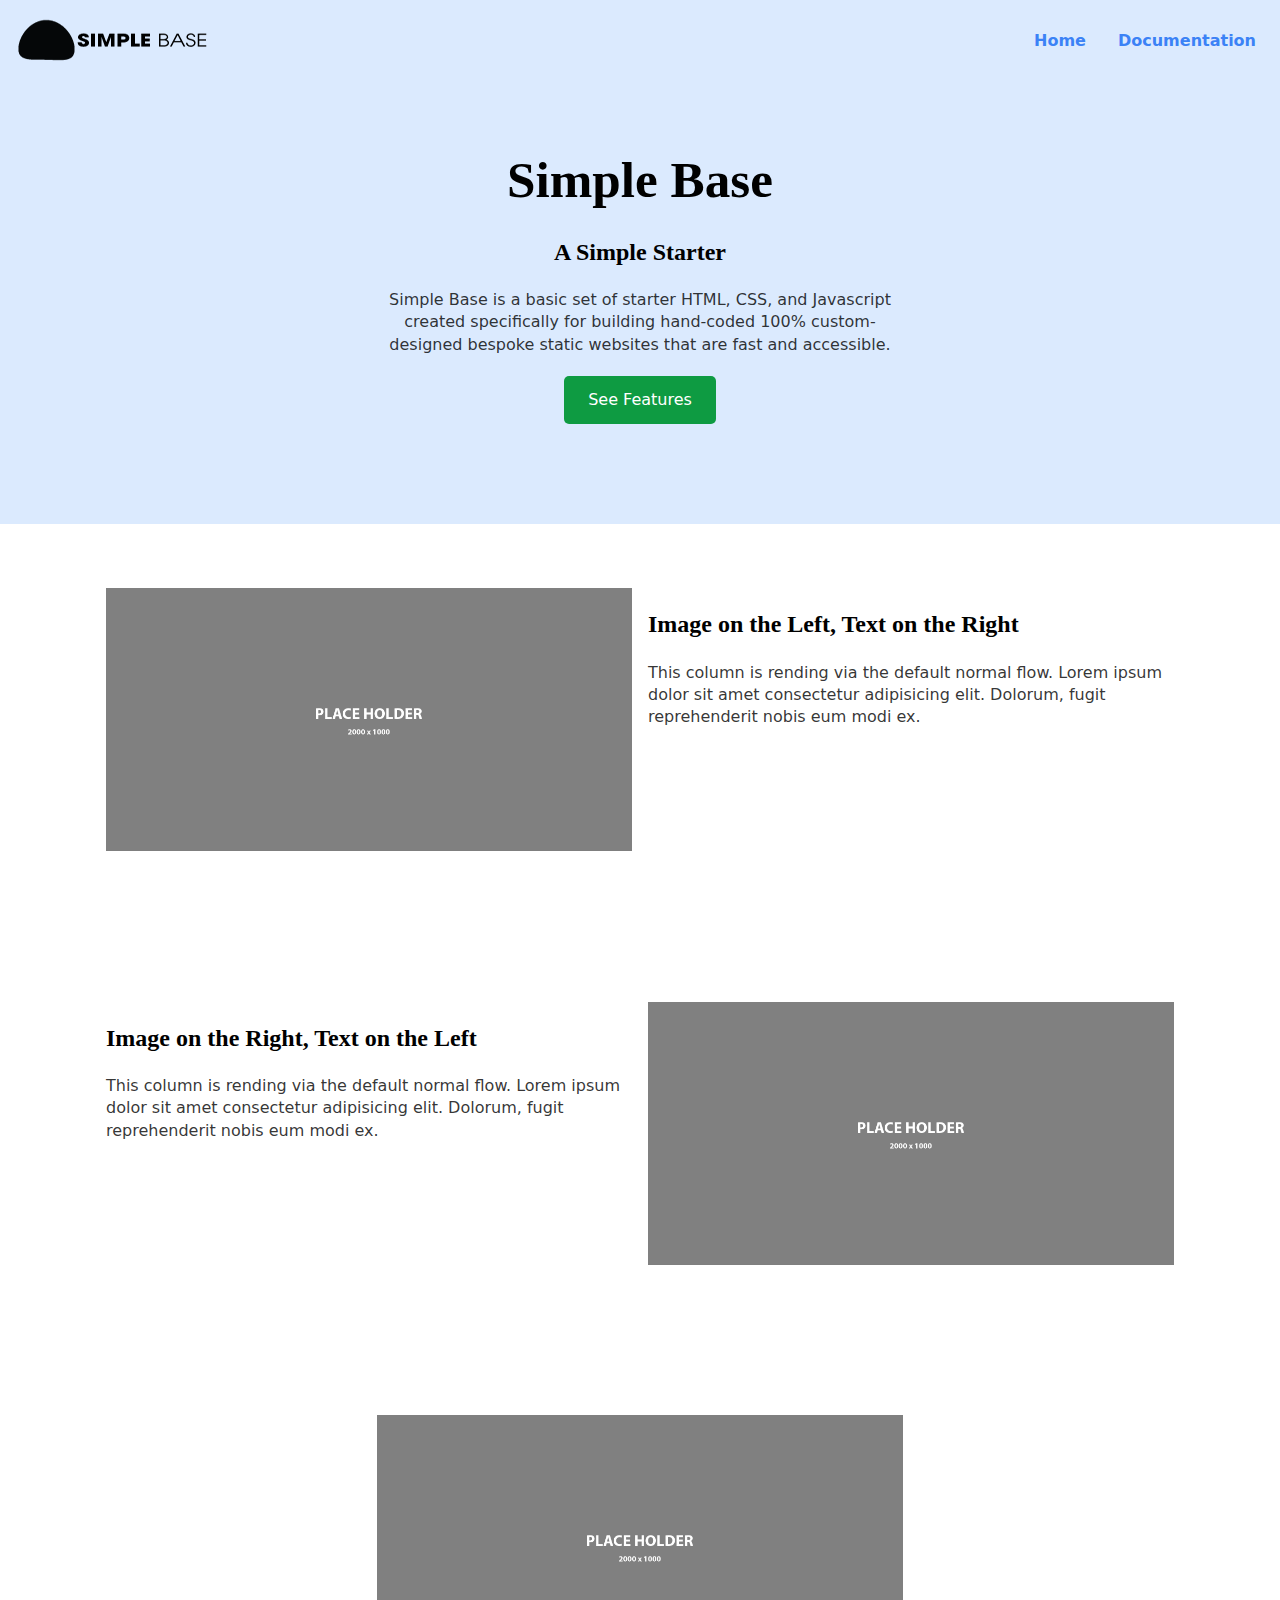
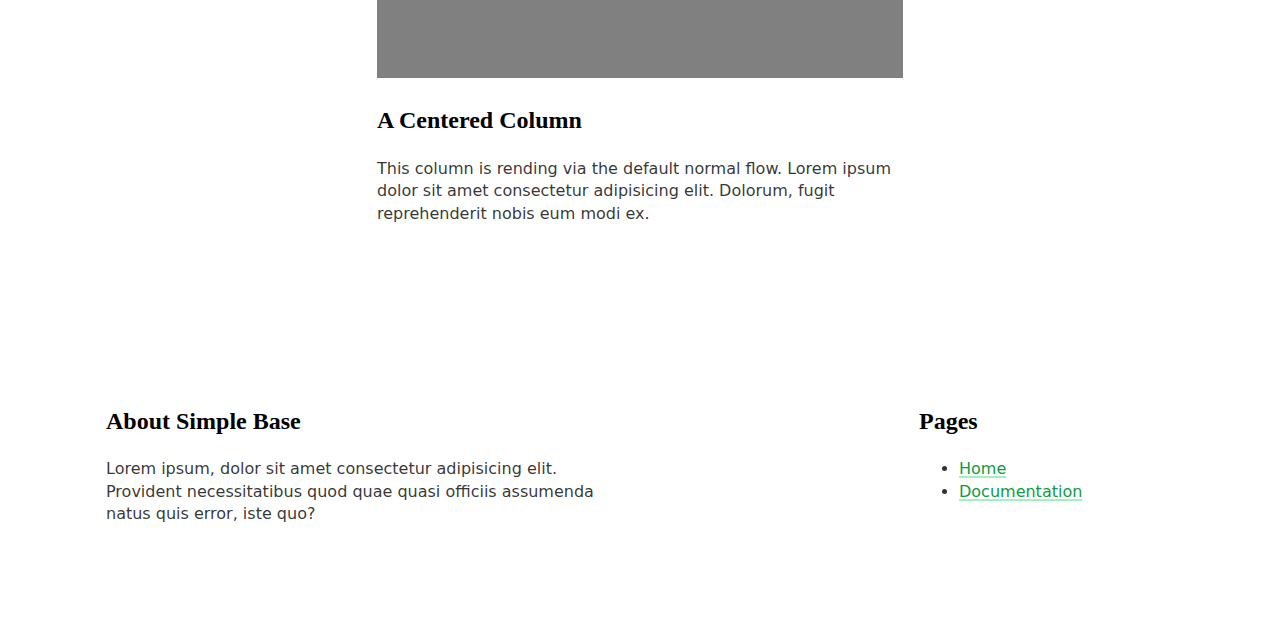
<file: index.html>
<!DOCTYPE html>
<html lang="en">

<head>
    <meta charset="UTF-8">
    <meta name="viewport" content="width=device-width, initial-scale=1.0">

    <title>Simple Base</title>
    <meta name="description" content="A simple HTML CSS and JS starter base">

    <!-- MAIN CSS -->
    <link rel="stylesheet" href="css/style.css">


</head>

<body>

    <header class="site-header on-top-of-hero">
        
        <div class="logo">
 

            <!-- INLINE IMG LOGO EXAMPLE -->
            <a href="index.html"><img src="img/simplebase-logo-black.png" alt="Simple Base Logo" width="200" height="50"></a>

            <h1 class="hide-visually"><a href="index.html">Simple Base</a></h1>

        </div>

        <nav class="site-nav" data-menustate="closed">
            <button class="menubutton">
                <span class="hide-visually">Menu</span>
                <svg class="simple-navicon" width="24" height="21">
                    <rect class="simple-navicon-top" x="0" y="2" height="3" width="30"></rect>
                    <rect class="simple-navicon-middle" x="0" y="9" height="3" width="30"></rect>
                    <rect class="simple-navicon-bottom" x="0" y="16" height="3" width="30"></rect>
                </svg>
            </button>
            <ul>
                <li><a href="index.html">Home</a></li>
                <li><a href="documentation.html">Documentation</a></li>
            </ul>
        </nav>



    </header>

    <main class="site-main">

        <section class="hero text-centered">

                <h1>Simple Base</h1>
                <h2>A Simple Starter</h2>
                <p>Simple Base is a basic set of starter HTML, CSS, and Javascript created specifically for building hand-coded 100% custom-designed bespoke static websites that are fast and accessible.</p>
                <a href="#features" class="button">See Features</a>
            
        </section>

        <section id="features">
            <div class="container">

                <div class="row">
                    <div class="one-half">
                        <img src="img/placeholder-2000x1000.gif" alt="Placeholder image" width="2000" height="1000">
                    </div>
                    <div class="one-half">
                        <h2>Image on the Left, Text on the Right</h2>
                        <p>This column is rending via the default normal flow. Lorem ipsum dolor sit amet consectetur adipisicing elit. Dolorum, fugit reprehenderit nobis eum modi ex.</p>
                    </div>
                </div>

            </div>
        </section>

        <section>
            <div class="container">

                <div class="row swapped">
                    <div class="one-half">
                        <img src="img/placeholder-2000x1000.gif" alt="Placeholder image" width="2000" height="1000">
                    </div>
                    <div class="one-half">
                        <h2>Image on the Right, Text on the Left</h2>
                        <p>This column is rending via the default normal flow. Lorem ipsum dolor sit amet consectetur adipisicing elit. Dolorum, fugit reprehenderit nobis eum modi ex.</p>
                    </div>
                </div>

            </div>
        </section>

        <section>
            <div class="container">

                <div class="row">
                    <div class="one-half centered">
                        <img src="img/placeholder-2000x1000.gif" alt="Placeholder image" width="2000" height="1000">
                        <h2>A Centered Column</h2>
                        <p>This column is rending via the default normal flow. Lorem ipsum dolor sit amet consectetur adipisicing elit. Dolorum, fugit reprehenderit nobis eum modi ex.</p>
                    </div>
                </div>

            </div>
        </section>


        
        
    </main>

    <footer class="site-footer">
        <div class="container">

            <div class="row">
                <div class="col-6">
                    <h2>About Simple Base</h2>
                    <p>Lorem ipsum, dolor sit amet consectetur adipisicing elit. Provident necessitatibus quod quae quasi officiis assumenda natus quis error, iste quo?</p>
                </div>
                <div class="col-3 push-9">
                    <h2>Pages</h2>
                    <nav>
                        <ul>
                            <li><a href="index.html">Home</a></li>
                            <li><a href="documentation.html">Documentation</a></li>
                        </ul>
                    </nav>
                </div>
            </div>


        </div>
    </footer>


    <!-- MAIN JS -->
    <script src="js/script.js"></script>

</body>

</html>
</file>
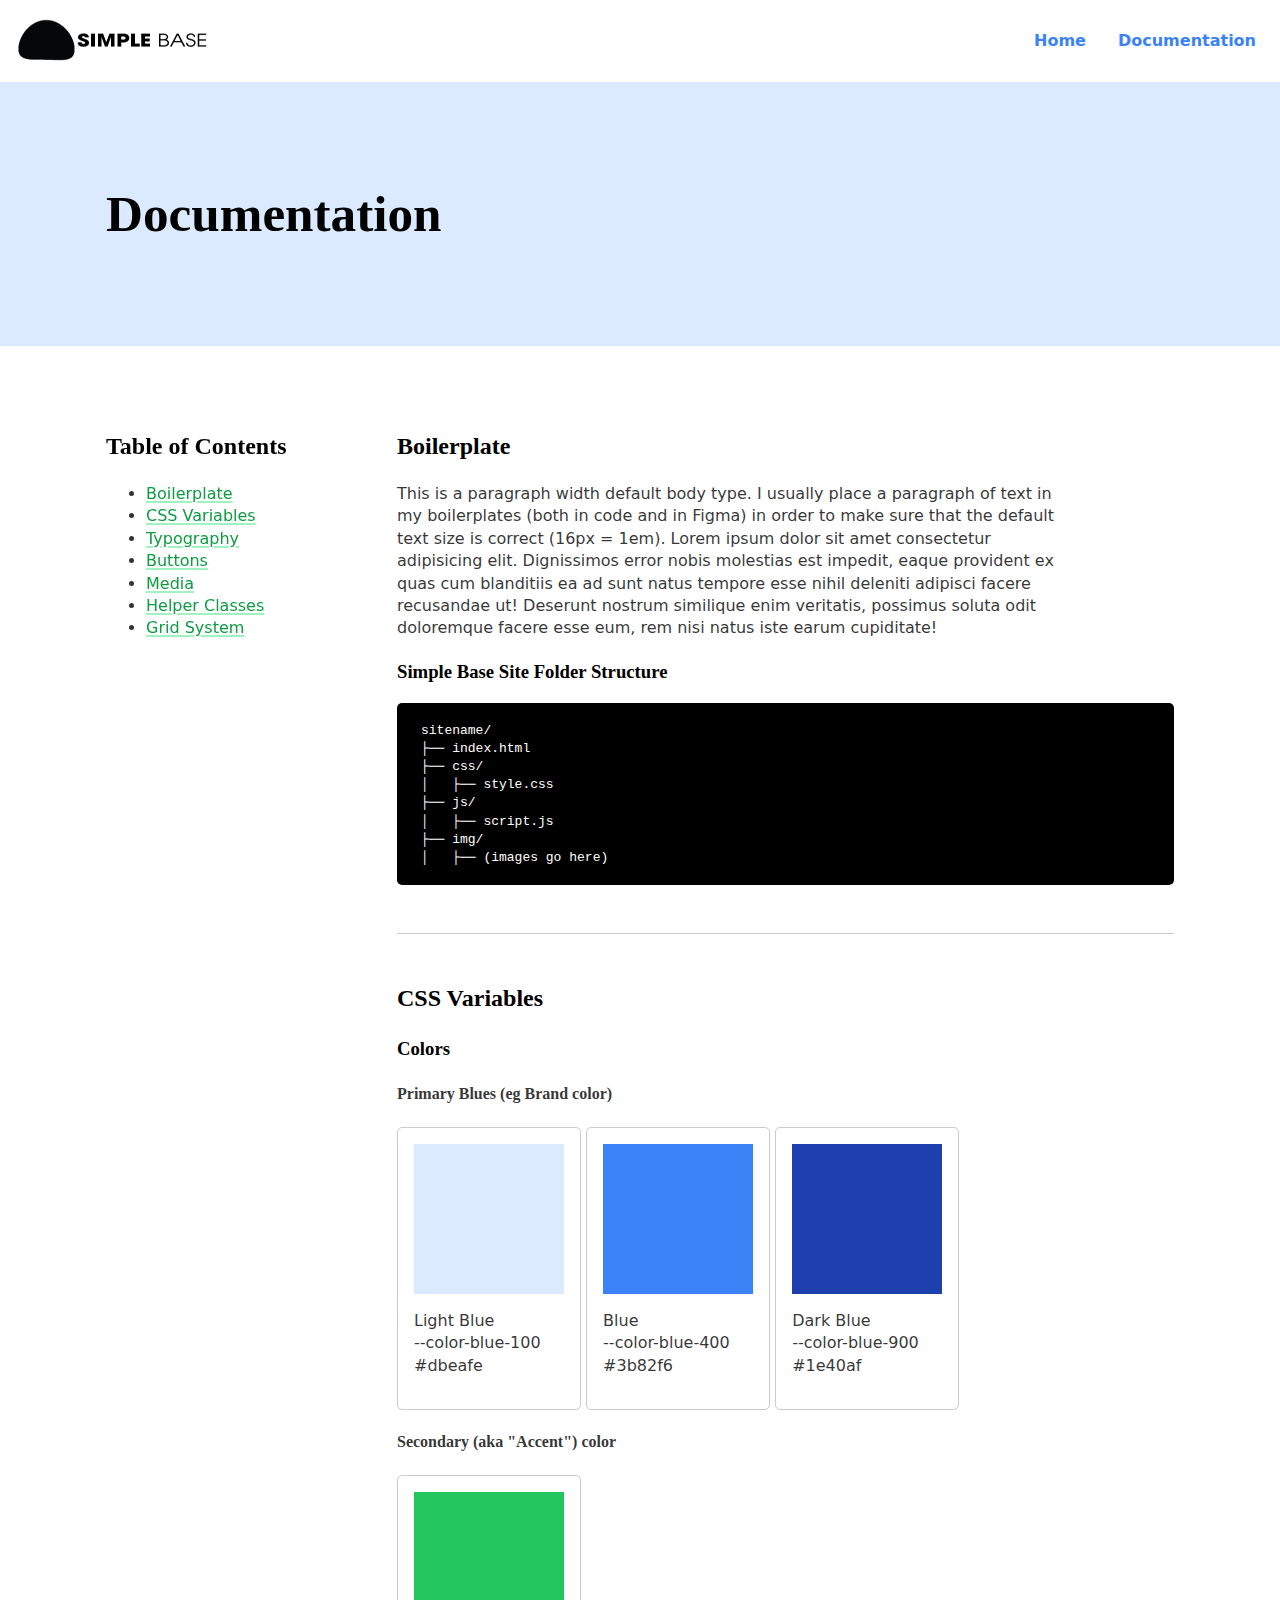
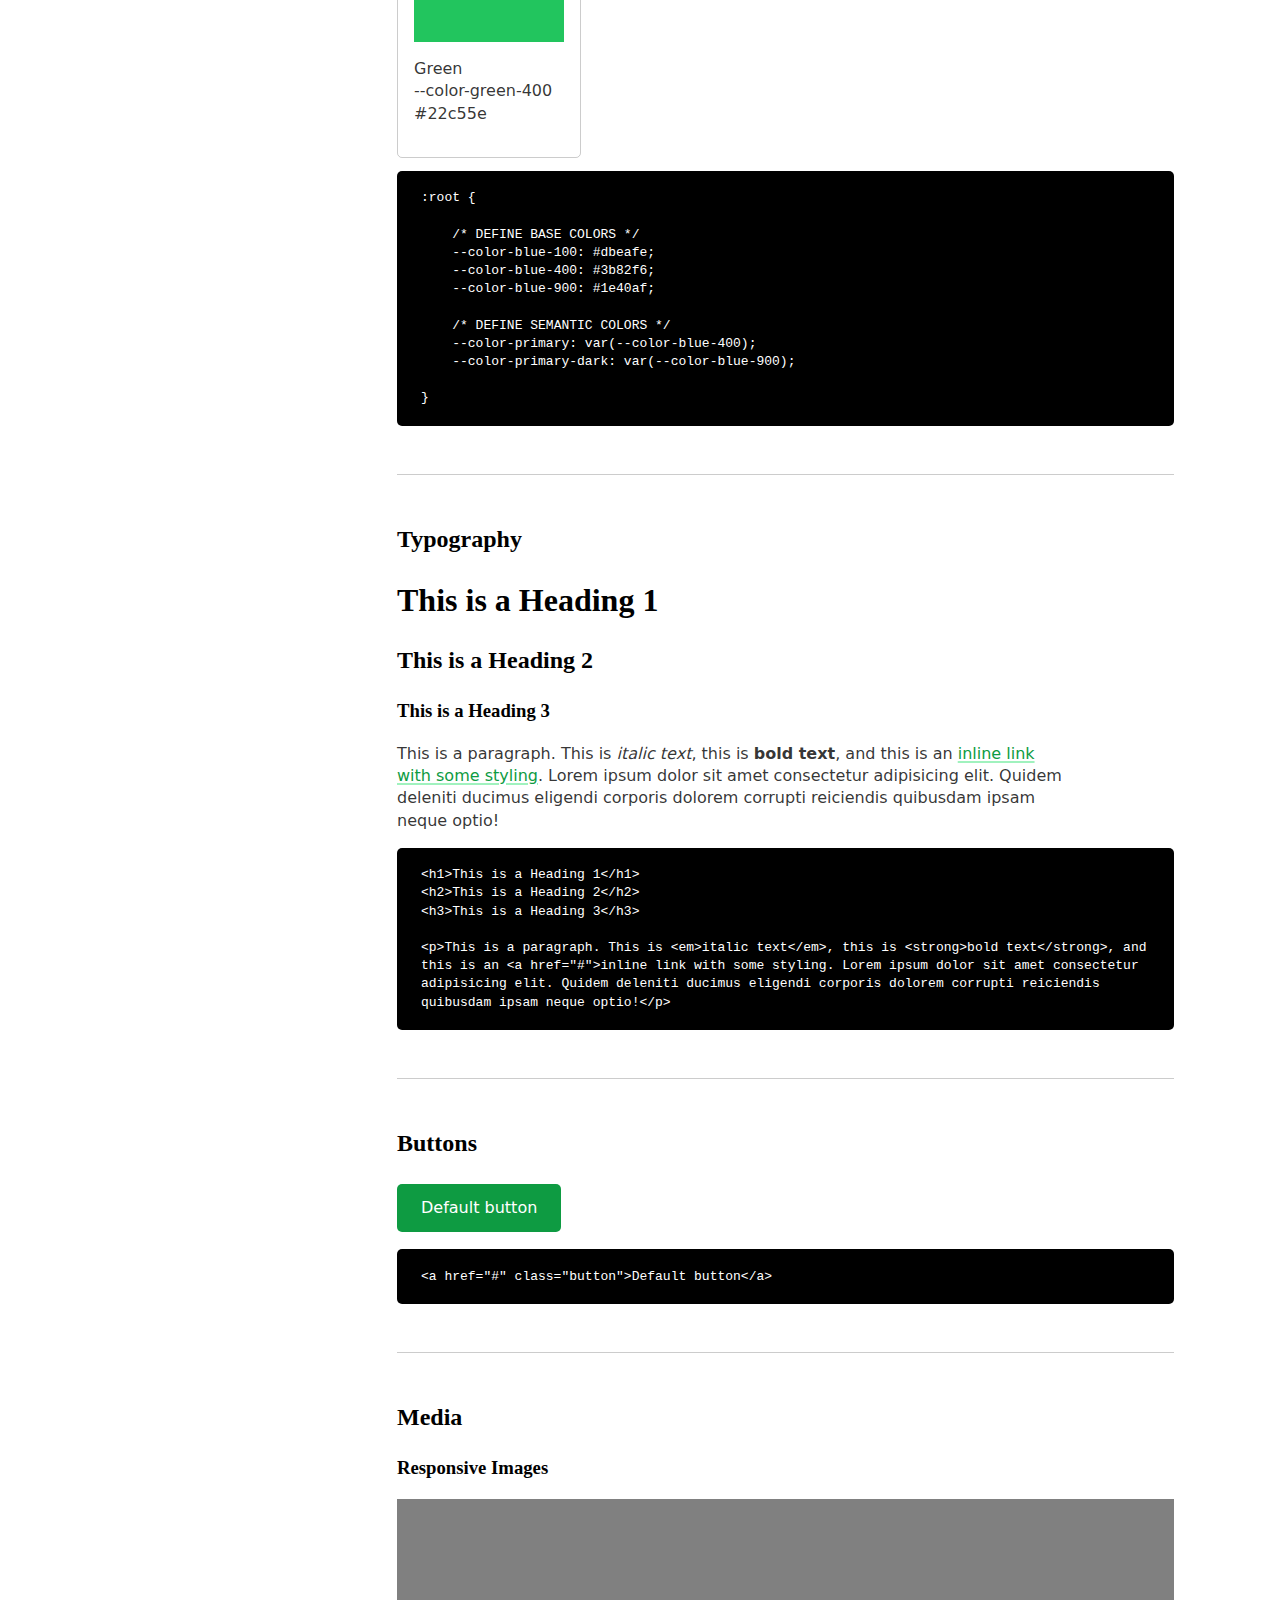
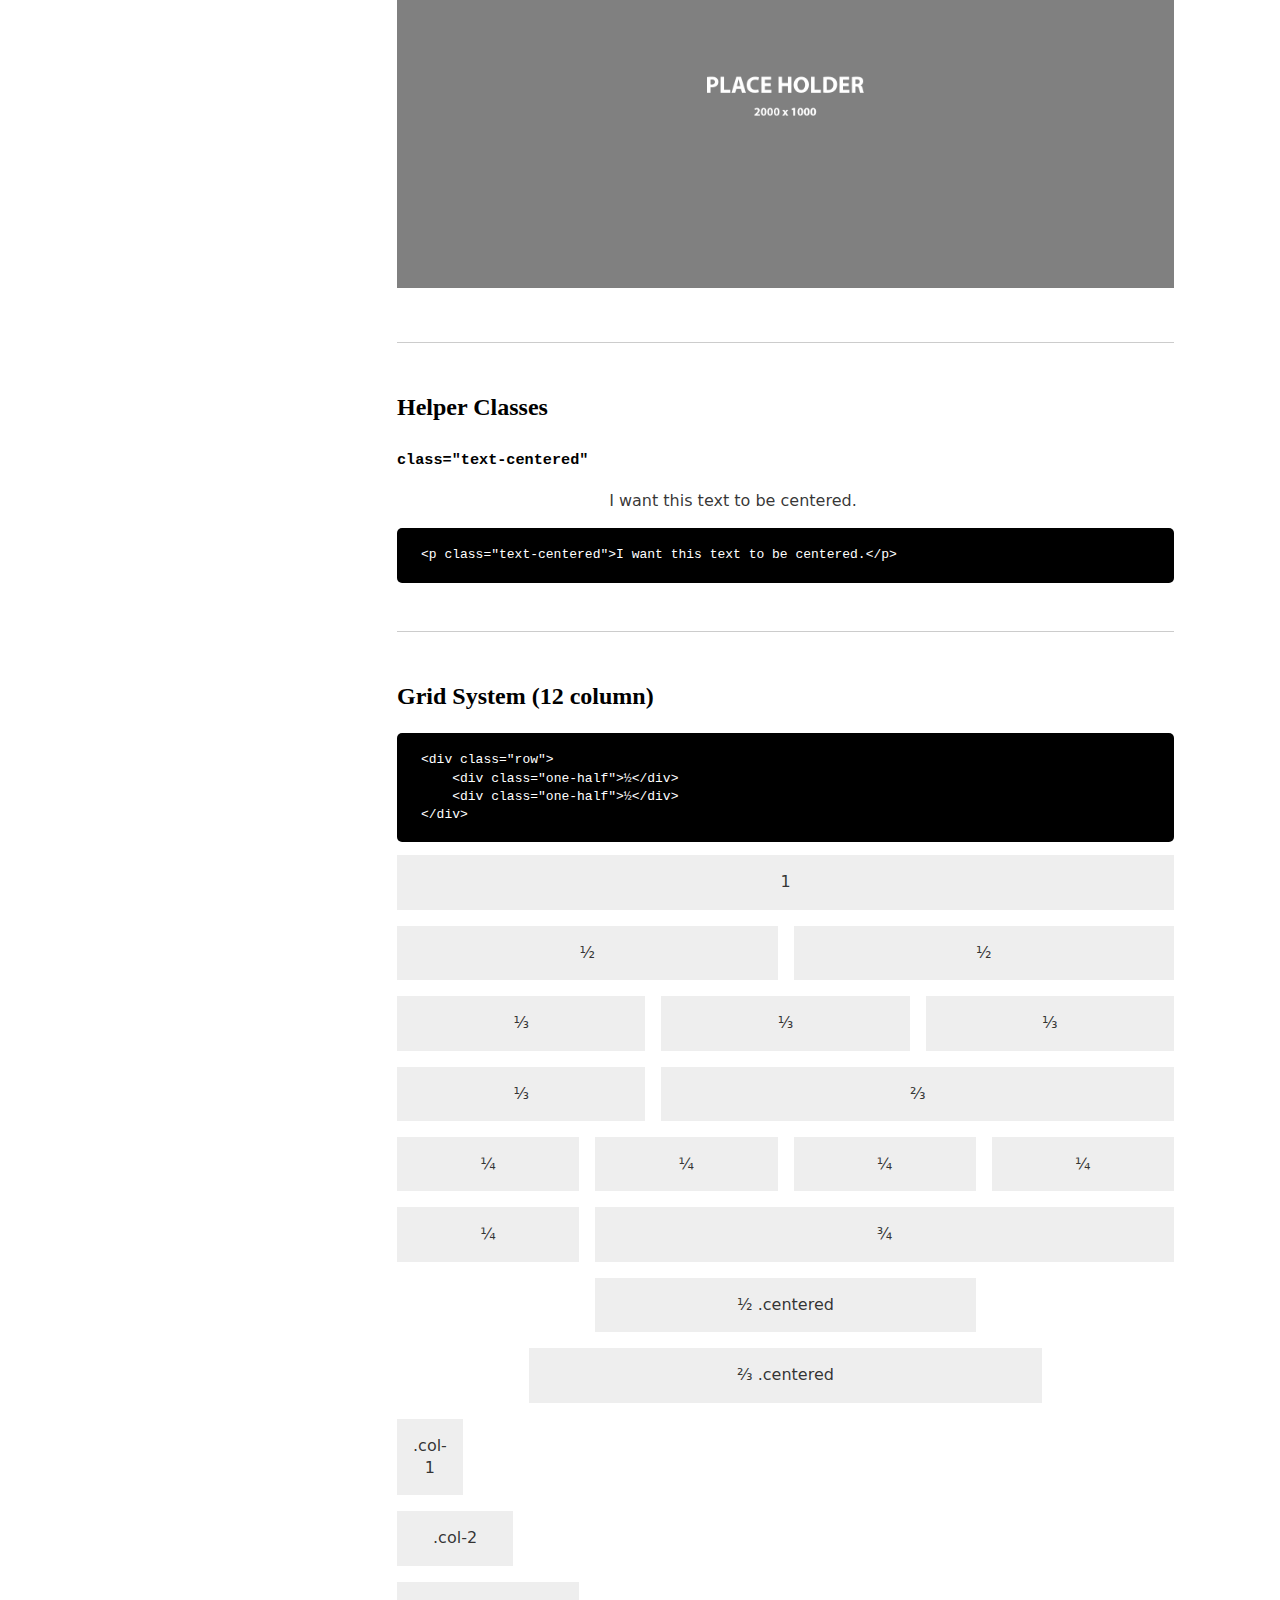
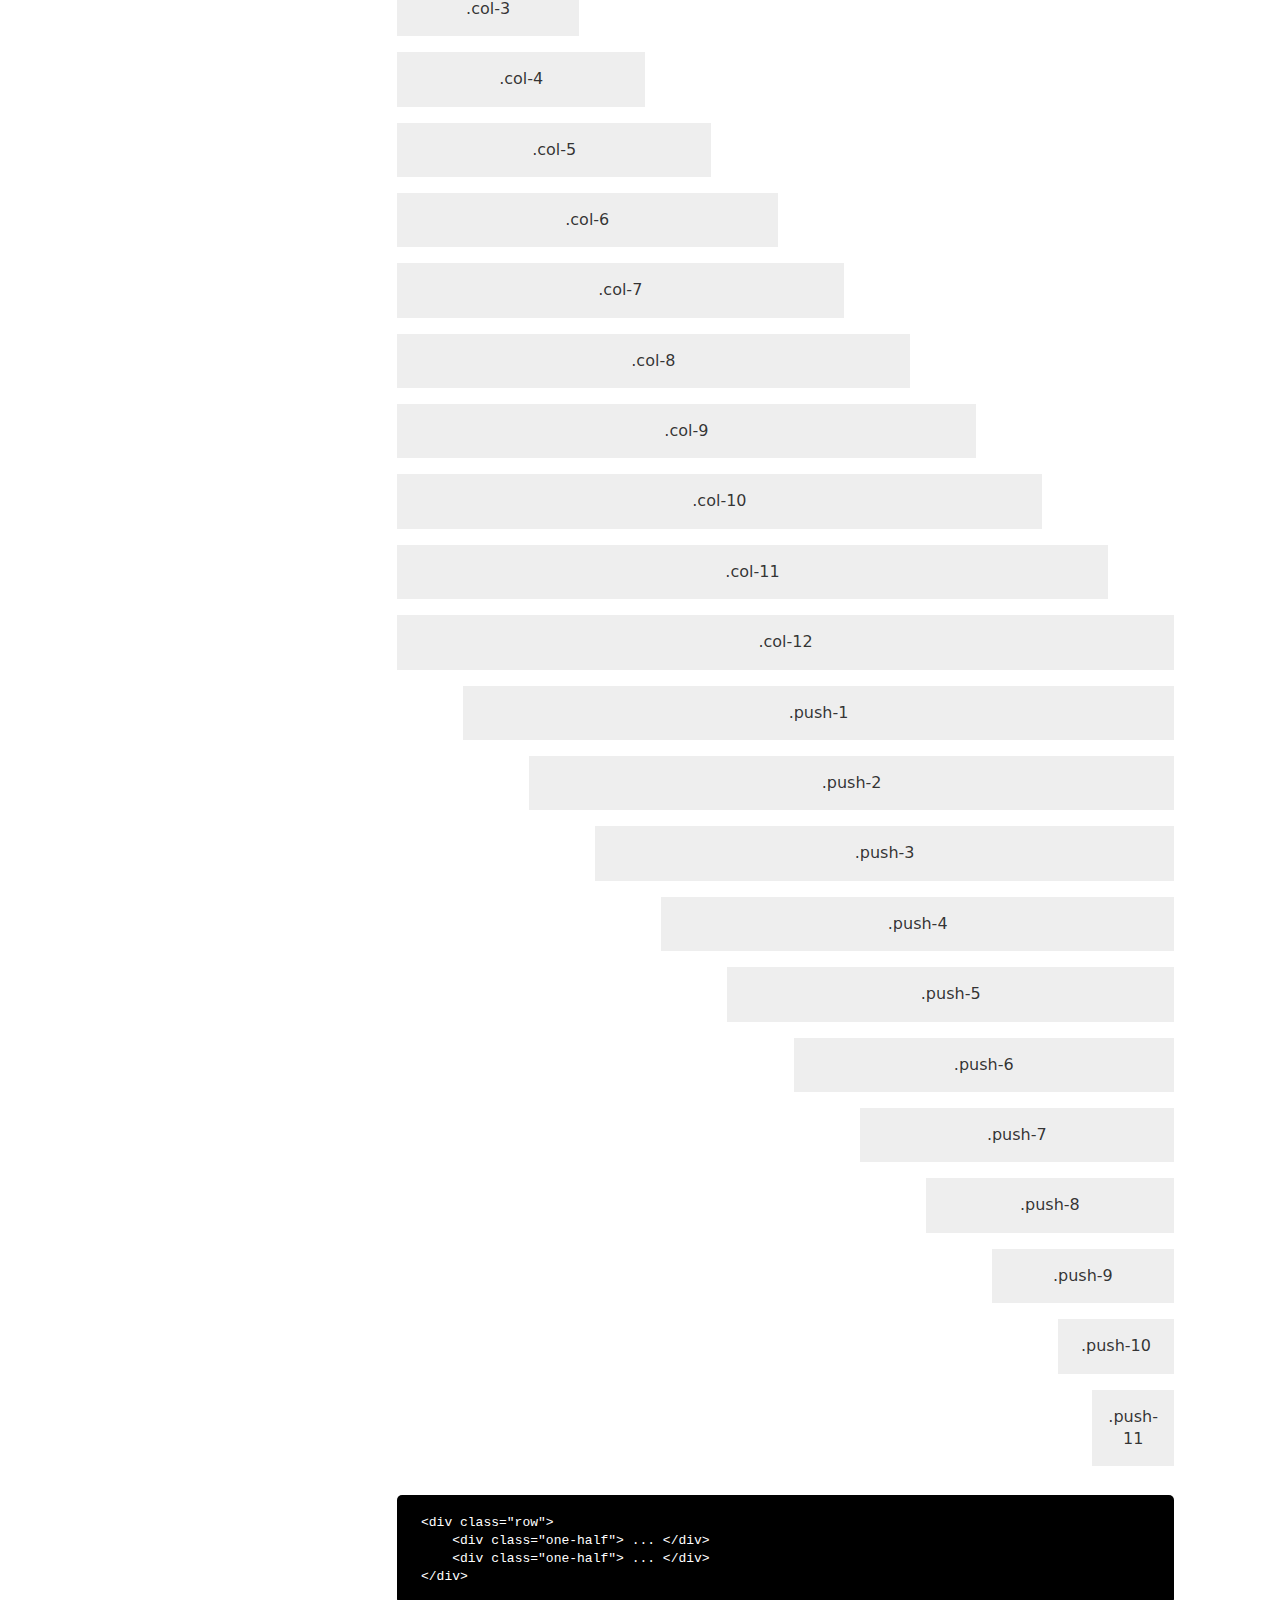
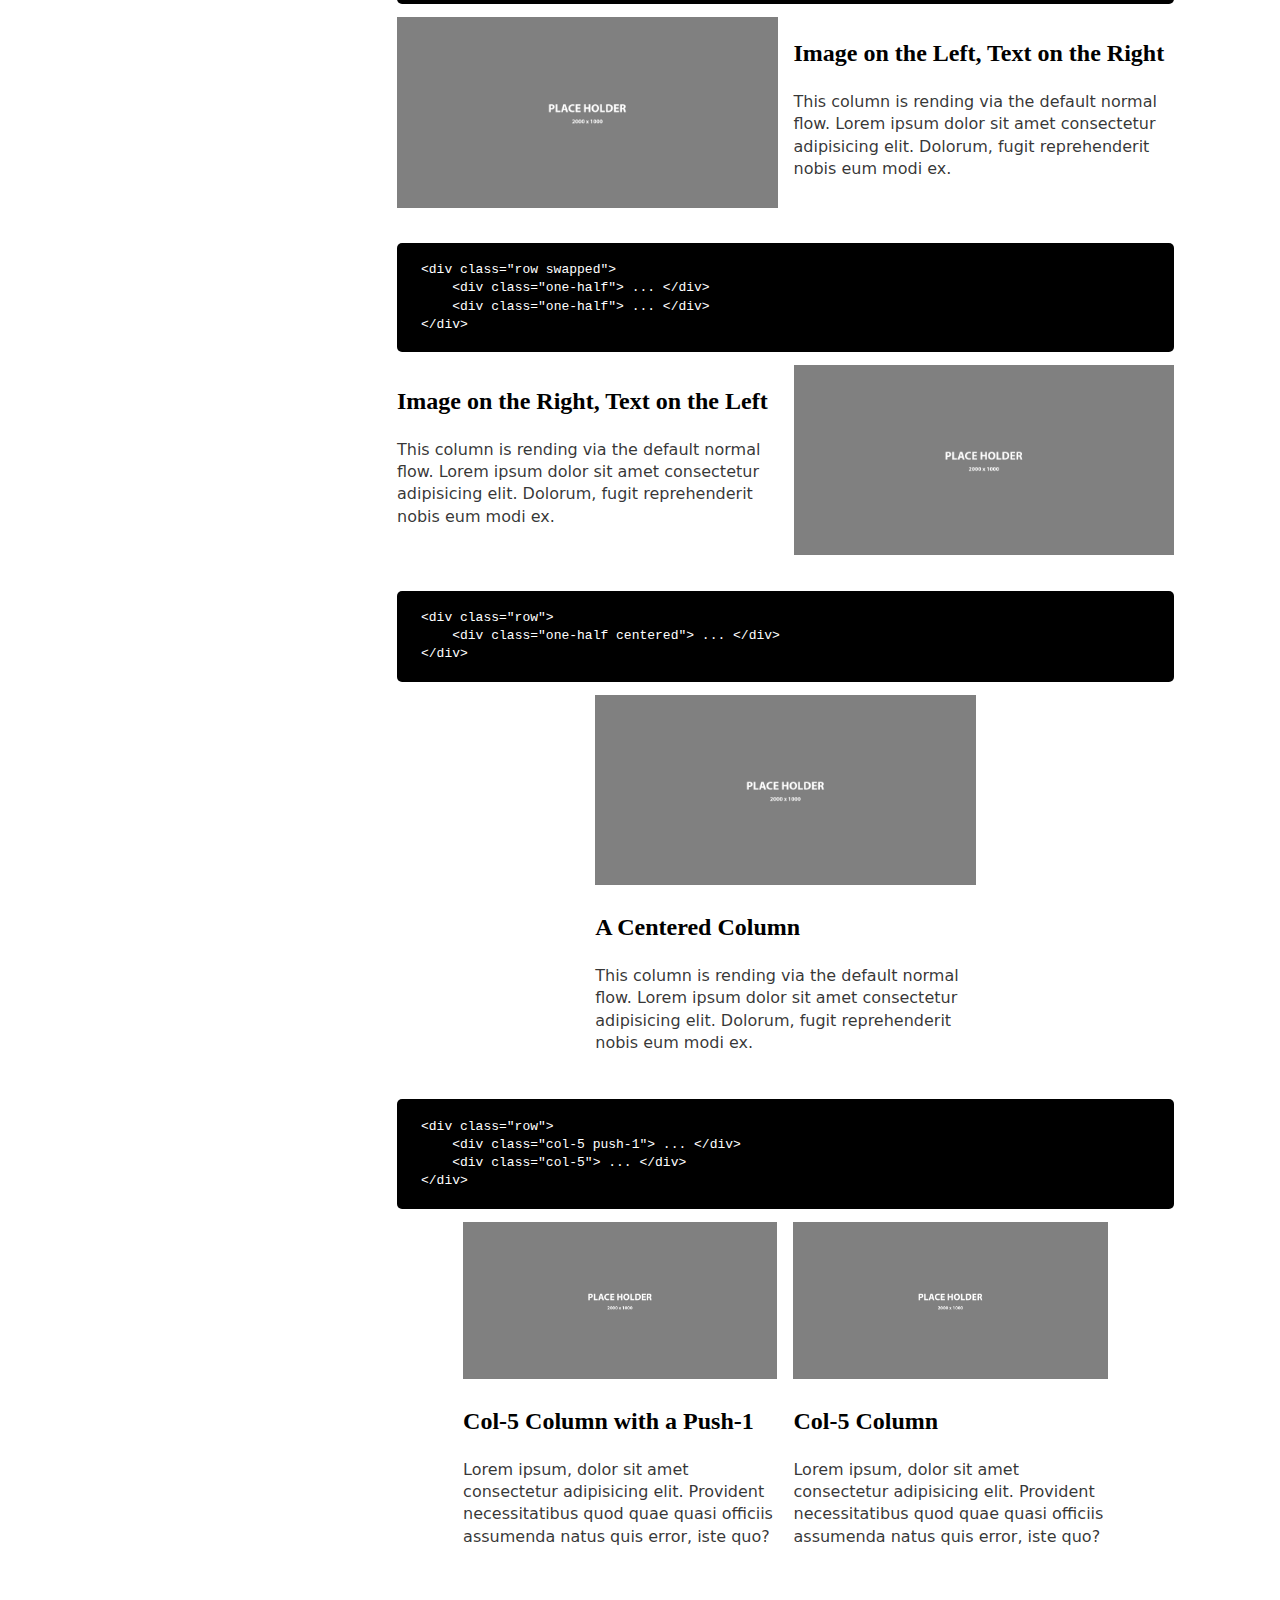
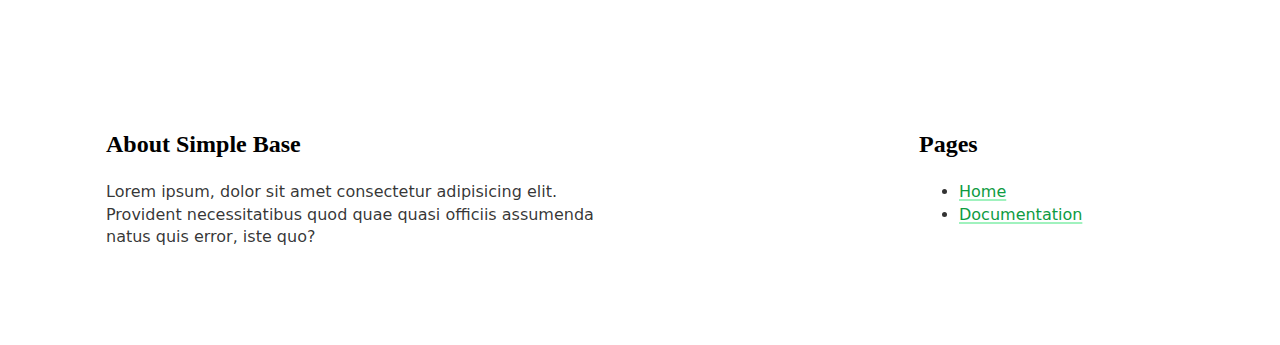
<file: documentation.html>
<!DOCTYPE html>
<html lang="en">

<head>
    <meta charset="UTF-8">
    <meta name="viewport" content="width=device-width, initial-scale=1.0">

    <title>Simple Base</title>
    <meta name="description" content="A simple HTML CSS and JS starter base">

    <!-- MAIN CSS -->
    <link rel="stylesheet" href="css/style.css">


</head>

<body>

    <header class="site-header">
        
        <div class="logo">


            <!-- INLINE IMAGE LOGO EXAMPLE -->
             <a href="index.html"><img src="img/simplebase-logo-black.png" alt="Simple Base Logo" width="200" height="50"></a>

            <h1 class="hide-visually"><a href="index.html">Simple Base</a></h1>

        </div>


        <nav class="site-nav" data-menustate="closed">
            <button class="menubutton">
                <span class="hide-visually">Menu</span>
                <svg class="simple-navicon" width="24" height="21">
                    <rect class="simple-navicon-top" x="0" y="2" height="3" width="30"></rect>
                    <rect class="simple-navicon-middle" x="0" y="9" height="3" width="30"></rect>
                    <rect class="simple-navicon-bottom" x="0" y="16" height="3" width="30"></rect>
                </svg>
            </button>
            <ul>
                <li><a href="index.html">Home</a></li>
                <li><a href="documentation.html">Documentation</a></li>
            </ul>
        </nav>



    </header>

    <main class="site-main">

        <section class="hero">
            <div class="container">

                <h1>Documentation</h1>
            
            </div>
        </section>

        <section>
            <div class="container">


                <!-- 2 COLUMN PAGE LAYOUT ASIDE + MAIN CONTENT -->

                <div class="pagelayout-wrapper-twocolumn">

                    <div class="pagesection-aside">

                        <div class="stickybox">

                            <h2>Table of Contents</h2>
                            <nav>
                                <ul>
                                    <li><a href="#boilerplate">Boilerplate</a></li>
                                    <li><a href="#css-variables">CSS Variables</a></li>
                                    <li><a href="#typography">Typography</a></li>
                                    <li><a href="#buttons">Buttons</a></li>
                                    <li><a href="#media">Media</a></li>
                                    <li><a href="#helper-classes">Helper Classes</a></li>
                                    <li><a href="#grid-system">Grid System</a></li>
                                </ul>
                            </nav>
                        </div>

                    </div>

                    <div class="pagesection-maincontent">

                        <h2 id="boilerplate">Boilerplate</h2>
                        <p>This is a paragraph width default body type. I usually place a paragraph of text in my boilerplates (both in code and in Figma) in order to make sure that the default text size is correct (16px = 1em). Lorem ipsum dolor sit amet consectetur adipisicing elit. Dignissimos error nobis molestias est impedit, eaque provident ex quas cum blanditiis ea ad sunt natus tempore esse nihil deleniti adipisci facere recusandae ut! Deserunt nostrum similique enim veritatis, possimus soluta odit doloremque facere esse eum, rem nisi natus iste earum cupiditate!</p>

                        <h3>Simple Base Site Folder Structure</h3>

                        <pre><code>
sitename/
├── index.html
├── css/
│   ├── style.css
├── js/
│   ├── script.js
├── img/
│   ├── (images go here)                 
                    </code></pre>


                        <hr>


                        <h2 id="css-variables">CSS Variables</h2>

                        <h3>Colors</h3>

                        <h4>Primary Blues (eg Brand color)</h4>

                        <div class="card">
                            <div class="color-swatch" style="--_swatch-color: #dbeafe;"></div>
                            <div class="color-info">
                                <p>Light Blue<br>
                                --color-blue-100<br>
                                #dbeafe
                                </p>
                            </div>
                        </div>

                        <div class="card">
                            <div class="color-swatch" style="--_swatch-color: #3b82f6;"></div>
                            <div class="color-info">
                                <p>Blue<br>
                                --color-blue-400<br>
                                #3b82f6
                                </p>
                            </div>
                        </div>

                        <div class="card">
                            <div class="color-swatch" style="--_swatch-color: #1e40af;"></div>
                            <div class="color-info">
                                <p>Dark Blue<br>
                                --color-blue-900<br>
                                #1e40af
                                </p>
                            </div>
                        </div>

                        <h4>Secondary (aka "Accent") color</h4>

                        <div class="card">
                            <div class="color-swatch" style="--_swatch-color: #22c55e;"></div>
                            <div class="color-info">
                                <p>Green<br>
                                --color-green-400<br>
                                #22c55e
                                </p>
                            </div>
                        </div>

                        <pre><code>
:root {

    /* DEFINE BASE COLORS */
    --color-blue-100: #dbeafe;
    --color-blue-400: #3b82f6;
    --color-blue-900: #1e40af;

    /* DEFINE SEMANTIC COLORS */
    --color-primary: var(--color-blue-400);
    --color-primary-dark: var(--color-blue-900);

}
                        </code></pre>



                        <hr>


                        <h2 id="typography">Typography</h2>

                        <h1>This is a Heading 1</h1>
                        <h2>This is a Heading 2</h2>
                        <h3>This is a Heading 3</h3>

                        <p>This is a paragraph. This is <em>italic text</em>, this is <strong>bold text</strong>, and this is an <a href="#">inline link with some styling</a>. Lorem ipsum dolor sit amet consectetur adipisicing elit. Quidem deleniti ducimus eligendi corporis dolorem corrupti reiciendis quibusdam ipsam neque optio!</p>

                        <pre><code>
&lt;h1&gt;This is a Heading 1&lt;/h1&gt;
&lt;h2&gt;This is a Heading 2&lt;/h2&gt;
&lt;h3&gt;This is a Heading 3&lt;/h3&gt;

&lt;p&gt;This is a paragraph. This is &lt;em&gt;italic text&lt;/em&gt;, this is &lt;strong&gt;bold text&lt;/strong&gt;, and this is an &lt;a href="#"&gt;inline link with some styling</a>. Lorem ipsum dolor sit amet consectetur adipisicing elit. Quidem deleniti ducimus eligendi corporis dolorem corrupti reiciendis quibusdam ipsam neque optio!&lt;/p&gt;
                        </code></pre>


                        <hr>

                        <h2 id="buttons">Buttons</h2>

                        <a href="#" class="button">Default button</a>

                        <pre><code>
&lt;a href="#" class="button"&gt;Default button&lt;/a&gt;                            
                        </code></pre>

                        <hr>


                        <h2 id="media">Media</h2>
                        <h3>Responsive Images</h3>

                        <img src="img/placeholder-2000x1000.gif" width="2000" height="1000" alt="Placeholder image">

                        <hr>

                        <h2 id="helper-classes">Helper Classes</h2>

                        <h3><code>class="text-centered"</code></h3>

                        <p class="text-centered">I want this text to be centered.</p>

                        <pre><code>
&lt;p class="text-centered"&gt;I want this text to be centered.&lt;/p&gt;
                        </code></pre>

                        <hr>

                        <h2 id="grid-system">Grid System (12 column)</h2>


                    <pre><code>
&lt;div class="row"&gt;
    &lt;div class="one-half"&gt;&frac12;&lt;/div&gt;
    &lt;div class="one-half"&gt;&frac12;&lt;/div&gt;
&lt;/div&gt;
                        </code></pre>

                        <div class="row demo">
                            <div class="one-whole">1</div>
                        </div>

                        <div class="row demo">
                            <div class="one-half">&frac12;</div>
                            <div class="one-half">&frac12;</div>
                        </div>

                        <div class="row demo">
                            <div class="one-third">&frac13;</div>
                            <div class="one-third">&frac13;</div>
                            <div class="one-third">&frac13;</div>  
                        </div>

                        <div class="row demo">
                            <div class="one-third">&frac13;</div>
                            <div class="two-thirds">&frac23;</div>
                        </div>

                        <div class="row demo">
                            <div class="one-fourth">&frac14;</div>
                            <div class="one-fourth">&frac14;</div>
                            <div class="one-fourth">&frac14;</div>
                            <div class="one-fourth">&frac14;</div>
                        </div>

                        <div class="row demo">
                            <div class="one-fourth">&frac14;</div>
                            <div class="three-fourths">&frac34;</div>
                        </div>

                        <div class="row demo">
                            <div class="one-half centered">&frac12; .centered</div>
                        </div>

                        <div class="row demo">
                            <div class="two-thirds centered">&frac23; .centered</div>
                        </div>

                        <div class="row demo">
                            <div class="col-1">.col-1</div>
                        </div>
                        <div class="row demo">
                            <div class="col-2">.col-2</div>
                        </div>
                        <div class="row demo">
                            <div class="col-3">.col-3</div>
                        </div>
                        <div class="row demo">
                            <div class="col-4">.col-4</div>
                        </div>
                        <div class="row demo">
                            <div class="col-5">.col-5</div>
                        </div>
                        <div class="row demo">
                            <div class="col-6">.col-6</div>
                        </div>
                        <div class="row demo">
                            <div class="col-7">.col-7</div>
                        </div>
                        <div class="row demo">
                            <div class="col-8">.col-8</div>
                        </div>
                        <div class="row demo">
                            <div class="col-9">.col-9</div>
                        </div>
                        <div class="row demo">
                            <div class="col-10">.col-10</div>
                        </div>
                        <div class="row demo">
                            <div class="col-11">.col-11</div>
                        </div>
                        <div class="row demo">
                            <div class="col-12">.col-12</div>
                        </div>

                        <div class="row demo">
                            <div class="col-11 push-1">.push-1</div>
                        </div>
                        <div class="row demo">
                            <div class="col-10 push-2">.push-2</div>
                        </div>
                        <div class="row demo">
                            <div class="col-9 push-3">.push-3</div>
                        </div>
                        <div class="row demo">
                            <div class="col-8 push-4">.push-4</div>
                        </div>
                        <div class="row demo">
                            <div class="col-7 push-5">.push-5</div>
                        </div>
                        <div class="row demo">
                            <div class="col-6 push-6">.push-6</div>
                        </div>
                        <div class="row demo">
                            <div class="col-5 push-7">.push-7</div>
                        </div>
                        <div class="row demo">
                            <div class="col-4 push-8">.push-8</div>
                        </div>
                        <div class="row demo">
                            <div class="col-3 push-9">.push-9</div>
                        </div>
                        <div class="row demo">
                            <div class="col-2 push-10">.push-10</div>
                        </div>
                        <div class="row demo">
                            <div class="col-1 push-11">.push-11</div>
                        </div>

                        

                    <pre><code>
&lt;div class="row"&gt;
    &lt;div class="one-half"&gt; ... &lt;/div&gt;
    &lt;div class="one-half"&gt; ... &lt;/div&gt;
&lt;/div&gt;
                        </code></pre>

                        <div class="row">
                            <div class="one-half">
                                <img src="img/placeholder-2000x1000.gif" alt="Placeholder image" width="2000" height="1000">
                            </div>
                            <div class="one-half">
                                <h2>Image on the Left, Text on the Right</h2>
                                <p>This column is rending via the default normal flow. Lorem ipsum dolor sit amet consectetur adipisicing elit. Dolorum, fugit reprehenderit nobis eum modi ex.</p>
                            </div>
                        </div>

                        <pre><code>
&lt;div class="row swapped"&gt;
    &lt;div class="one-half"&gt; ... &lt;/div&gt;
    &lt;div class="one-half"&gt; ... &lt;/div&gt;
&lt;/div&gt;
                        </code></pre>

                        <div class="row swapped">
                            <div class="one-half">
                                <img src="img/placeholder-2000x1000.gif" alt="Placeholder image" width="2000" height="1000">
                            </div>
                            <div class="one-half">
                                <h2>Image on the Right, Text on the Left</h2>
                                <p>This column is rending via the default normal flow. Lorem ipsum dolor sit amet consectetur adipisicing elit. Dolorum, fugit reprehenderit nobis eum modi ex.</p>
                            </div>
                        </div>



                        <pre><code>
&lt;div class="row"&gt;
    &lt;div class="one-half centered"&gt; ... &lt;/div&gt;
&lt;/div&gt;
                        </code></pre>


                        <div class="row">
                            <div class="one-half centered">
                                <img src="img/placeholder-2000x1000.gif" alt="Placeholder image" width="2000" height="1000">
                                <h2>A Centered Column</h2>
                                <p>This column is rending via the default normal flow. Lorem ipsum dolor sit amet consectetur adipisicing elit. Dolorum, fugit reprehenderit nobis eum modi ex.</p>
                            </div>
                        </div>



                    <pre><code>
&lt;div class="row"&gt;
    &lt;div class="col-5 push-1"&gt; ... &lt;/div&gt;
    &lt;div class="col-5"&gt; ... &lt;/div&gt;
&lt;/div&gt;
                        </code></pre>

                        <div class="row">
                            <div class="col-5 push-1">
                                <img src="img/placeholder-2000x1000.gif" alt="Placeholder image" width="2000" height="1000">
                                <h2>Col-5 Column with a Push-1</h2>
                                <p>Lorem ipsum, dolor sit amet consectetur adipisicing elit. Provident necessitatibus quod quae quasi officiis assumenda natus quis error, iste quo?</p>
                            </div>
                            <div class="col-5">
                                <img src="img/placeholder-2000x1000.gif" alt="Placeholder image" width="2000" height="1000">
                                <h2>Col-5 Column</h2>
                                <p>Lorem ipsum, dolor sit amet consectetur adipisicing elit. Provident necessitatibus quod quae quasi officiis assumenda natus quis error, iste quo?</p>
                            </div>
                        </div>
                        
                    </div>

                </div>


            </div>
        </section>

        
    </main>

    <footer class="site-footer">
        <div class="container">

            <div class="row">
                <div class="col-6">
                    <h2>About Simple Base</h2>
                    <p>Lorem ipsum, dolor sit amet consectetur adipisicing elit. Provident necessitatibus quod quae quasi officiis assumenda natus quis error, iste quo?</p>
                </div>
                <div class="col-3 push-9">
                    <h2>Pages</h2>
                    <nav>
                        <ul>
                            <li><a href="index.html">Home</a></li>
                            <li><a href="documentation.html">Documentation</a></li>
                        </ul>
                    </nav>
                </div>
            </div>


        </div>
    </footer>


    <!-- MAIN JS -->
    <script src="js/script.js"></script>

</body>

</html>
</file>
<file: css/style.css>
/* --------------------

TABLE OF CONTENTS 

# GLOBALS
    # DEFINE GLOBAL VARIABLES (CUSTOM PROPERTIES)
    # SET GLOBAL COLORS
    # SET GLOBAL TYPOGRAPHY
    # GLOBAL MEDIA (images, video, svg)
    # GLOBAL HELPERS
    # GLOBAL RESETS
        # ENABLE SMOOTH SCROLLING

# LAYOUT
    # CONTAINER
    # GRID SYSTEM (12 column)

# SITE STRUCTURE
    # HEADER
        # LOGO
        # SITE NAV
    # MAIN
        # SECTIONS
    # FOOTER

# UI COMPONENTS
    # BUTTONS
    # CARDS
    # HR (HORIZONTAL RULE)
    # CODE BLOCKS

    (WE WILL ADD MORE HERE)

# CUSTOM SITE STYLING (OPINIONATED)
    # BODY GRID LAYOUT SYSTEM (header, main, and footer)
    # HEADER ON TOP OF HERO
    # CUSTOM HERO STYLING
    # CUSTOM PAGE LAYOUT - 2 COLUMNS: ASIDE + MAIN CONTENT
    # STICKYBOX

----------------------- */

/* ------------------
        GLOBALS 
--------------------- */

/* DEFINE GLOBAL VARIABLES */
:root {

    /* DEFINE BASE COLORS */
    --color-white: #fff;
    --color-black: #000;
    --color-black-80: rgb(0 0 0 / .8);

    --color-grey-100: rgb(0 0 0 / .05);
    --color-grey-200: rgb(0 0 0 / .2);

    --color-blue-100: #dbeafe;
    --color-blue-400: #3b82f6;
    --color-blue-900: #1e40af;

    --color-green-100: #d1fae5;
    --color-green-200: #a0f2be;
    --color-green-400: #22c55e;
    --color-green-600: #0E9B42;
    --color-green-800: #166534;
    --color-green-900: #004419;

    /* DEFINE SEMANTIC COLORS */
    --color-body-background: var(--color-white);
    --color-body-text: var(--color-black-80);
    --color-body-text-dark: var(--color-black);

    --color-primary: var(--color-blue-400);
    --color-primary-dark: var(--color-blue-900);
    --color-secondary: var(--color-green-400);

    /* ACTION COLORS */
    --color-links: var(--color-green-600);
    --color-links-hover: var(--color-green-800);
    --color-links-light: var(--color-green-200);

    /* SECTION SPECIFIC */
    --color-siteheader-background: transparent;
    --color-siteheader-links: var(--color-blue-400);
    --color-siteheader-links-hover: var(--color-blue-900);
    --color-sitefooter-background: transparent;
    --color-hero-background: var(--color-blue-100);

    /* BORDERS */
    --color-border: var(--color-grey-200);
    --border-radius: 5px;
    --border-thickness: .5px;

    /* SIZING UNITS */
    --unit-2xs: 0.25rem;
    --unit-xs: 0.5rem;
    --unit-s: 1rem;
    --unit-m: 1.5rem;
    --unit-l: 2rem;
    --unit-xl: 3rem;
    --unit-2xl: 4rem;
    --unit-3xl: 6rem;
    --container-width: 1100px;

    /* GLOBAL FONTS */
    --font-body: system-ui, Helvetica, arial, sans-serif;
    --font-headings: Georgia, Times, "Times New Roman", serif;

}

/* SET GLOBAL COLORS */
body {
    background-color: var(--color-body-background);
    color: var(--color-body-text);
}

/* HEADINGS */
h1, h2, h3 {
    color: var(--color-body-text-dark);

    /* ADD SUPPORT FOR TEXTWRAP BALANCE */
    text-wrap: balance;
}

/* LIMIT THE NUMBER OF CHARACTERS PER LINE FOR ALL PARAGRAPHS */
p {
    max-inline-size: 66ch;
}

/* REMOVE WIDOWS FOR ALL PARAGRAPHS AND LIST ITEMS*/
p, li { 
    text-wrap: pretty;
}

/* LINKS */
a {
    color: var(--color-links);

    /* STYLE THE UNDERLINE */
    text-decoration-color: var(--color-links-light);
    text-underline-offset: .135em;
    text-decoration-thickness: .1em;
}

a:hover {
    color: var(--color-links-hover);
}

/* GLOBAL TYPOHRAPHY */
body {
    font-family: var(--font-body);
    font-size: 100%;
    line-height: 1.4;
}

h1, h2, h3, h4 {
    font-family: var(--font-headings);
}

/* GLOBAL MEDIA */

/* IMAGES (Responsive)
   Responsive on small screens
   Do not stretch too large (beyond the orignal)
   on large screens */
img {
    max-width: 100%;
    height: auto;
}

/* GLOBAL HELPERS */

.text-centered {
    text-align: center;
}

/* CENTER PARAGRAPHS INSIDE CENTERED PARENTS */
.text-centered p {
    margin-inline: auto;
}

/* HIDE CONTENT VISUALLY (BUT KEEP FOR SEO AND ACCESSIBILITY) */
.hide-visually,
.visually-hidden,
.screen-reader-only {
    position: absolute;
    top: -9999px;
    left: -9999px;
}

/* GLOBAL RESETS */

/* Remove the default 8pm margin on body */
body {  margin: 0; }

/* Set all elements to box sizing border box */
* { box-sizing: border-box; }

/* SMOOTH SCROLLING */
html {
    scroll-behavior: smooth;
}

/* ADD OFFSET TO ALL INLINE ANCHOR LINKS */
:target {
    scroll-margin-top: var(--unit-m);
}


/* ------------------
        LAYOUT 
--------------------- */

/* CONTAINER */

.container {
    max-width: var(--container-width);
    margin-inline: auto;
    padding-inline: var(--unit-s);
}


/* GRID SYSTEM (12 column) */

.row {
    --grid-gap: var(--unit-s);
}

.row > * {
    margin-block-end: var(--grid-gap);
}

/* NEW width SYNTAX (updated from min-width: 768px)  */
@media ( width >= 768px ) {
   
    .row {
        display: grid;
        grid-template-columns: repeat(12, 1fr);
        gap: var(--grid-gap);
    }

    /* COMMONLY USED SEMANTIC COLUMNS */
    .one-whole { grid-column: auto / span 12; }
    .one-half { grid-column: auto / span 6; }
    .one-third { grid-column: auto / span 4; }
    .two-thirds { grid-column: auto / span 8; }
    .one-fourth { grid-column: auto / span 3; }
    .three-fourths { grid-column: auto / span 9; }

    /* SWAP (REVERSE COLUMNS) - WORKS ONLY w/ 2 COLUMNS */
    .row.swapped > *:first-child { order: 2; }
    .row.swapped > *:last-child { order: 1; }

    /* CENTERED COLUMNS */
    .one-half.centered { grid-column-start: 4;}
    .two-thirds.centered { grid-column-start: 3;}

    /* 12 COLUMN CLASS-BASED GRID SYSTEM */
    .col-1 { grid-column: auto / span 1; }
    .col-2 { grid-column: auto / span 2; }
    .col-3 { grid-column: auto / span 3; }
    .col-4 { grid-column: auto / span 4; }
    .col-5 { grid-column: auto / span 5; }
    .col-6 { grid-column: auto / span 6; }
    .col-7 { grid-column: auto / span 7; }
    .col-8 { grid-column: auto / span 8; }
    .col-9 { grid-column: auto / span 9; }
    .col-10 { grid-column: auto / span 10; }    
    .col-11 { grid-column: auto / span 11; }   
    .col-12 { grid-column: auto / span 12; } 
    
    /* PUSHES */
    .push-1 { grid-column-start: 2; }
    .push-2 { grid-column-start: 3; }
    .push-3 { grid-column-start: 4; }
    .push-4 { grid-column-start: 5; }
    .push-5 { grid-column-start: 6; }
    .push-6 { grid-column-start: 7; }
    .push-7 { grid-column-start: 8; }
    .push-8 { grid-column-start: 9; }
    .push-9 { grid-column-start: 10; }
    .push-10 { grid-column-start: 11; } 
    .push-11 { grid-column-start: 12; }           
}


/* FOR DEMO PURPOSES ONLY */
.row.demo > * {
    background-color: #eee;
    text-align: center;
    padding: var(--unit-s);
}

/* ------------------
    SITE STRUCTURE 
--------------------- */

/* SITE HEADER */
.site-header {
    background-color: var(--color-siteheader-background);
    padding-block: var(--unit-s);
    padding-inline: var(--unit-s);

    /* DISPLAY LOGO ON LEFT AND NAV ON RIGHT */
    display: flex;
    justify-content: space-between;
    /* align-items: center; */
    gap: var(--unit-s);
    flex-wrap: wrap;
}

/* REMOVE HEADER PADDING IF IT HAS A CONTAINER */
.site-header:has(.container) {
    padding-inline: 0;
}

/* LOGO STYLING */
.site-header .logo {
    display: flex;
    align-items: center;
    gap: var(--unit-s);
}

.site-header .logo svg {
    max-height: 50px;
    min-width: 50px;
}

/* CHRS COYIER'S FIX FOR GAP UNDR INLINE IMAGES AND SVG*/
.site-header .logo img,
.site-header .logo svg {
    vertical-align: middle;
}

.site-header .logo h1 {
    font-size: 1.3125rem;
    margin: 0;
}

.site-header .logo a {
    text-decoration: none;
}

/* MAIN SITE NAV */

.site-nav ul {
    margin: 0;
    padding: 0;
    list-style: none;
    display: flex;
    gap: var(--unit-s);
    flex-wrap: wrap;
}

.site-nav a {
    color: var(--color-siteheader-links);
    text-decoration: none;
    font-weight: bold;
    display: block;
    padding: var(--unit-xs);
    padding-block-start: calc(var(--unit-xs) + .1em);
    
}
.site-nav a:hover {
    color: var(--color-siteheader-links-hover);
}

/* SHOW MENU BUTTON ON HIGHER LAYER WHEN NAV IS OPEN */
.site-nav .menubutton {
    position: relative;
    z-index: 100;
    border: none;
    font-size: inherit;
    font-family: inherit;
    padding: var(--unit-xs);
    margin-block-start: var(--unit-xs);
    background-color: transparent;
}

/* SMALL SCREENS: SHOW MENU BUTTON, HIDE NAV */
.site-nav .menubutton { display: block; }
.site-nav ul { display: none; }

/* BIG SCREENS:  HIDE MENU BUTTON, SHOW NAV*/
@media ( width >= 768px ) {
    .site-nav .menubutton { display: none; }
    .site-nav ul { display: flex; }
}

/* SMALL SCREENS ONLY: ENABLE OVERLAY NAV */
@media ( width < 768px ) {

    .site-nav[data-menustate] ul {
        display: grid;
        align-content: center;
        justify-content: center;
        position: fixed;
        right: 0;
        top: 0;
        width: 100%;
        height: 100%;
        background: red;   
        transition: translate 0.3s ease-out;
    }
    .site-nav[data-menustate] a {
        color: var(--color-white);
    }

    .site-nav[data-menustate="open"] ul {
        translate: 0 0;
    }

    .site-nav[data-menustate="closed"] ul {
        translate: 100% 0;
    }  

    /* ENABLE SVG ANIMATION FOR THE NAVICON */
    .site-nav[data-menustate] .simple-navicon rect {
        transition: all .3s ease-out
    }

    /* CHANGE COLOR OF THE SVG NAVICON WHEN MENU IS OPEN */
    .site-nav[data-menustate="open"] .simple-navicon rect {
        fill: var(--color-white);
    }

    /* ANIMATE NAVICON LINES TO AN X WHEN OPEN */
    .site-nav .simple-navicon  {
        display: block;

    }
    .site-nav .simple-navicon rect {
        transform-origin: center;
        width: 100%;
    }
    .site-nav[data-menustate="open"] .simple-navicon {
        position: fixed;
        top: calc(var(--unit-s) + var(--unit-s));
        right: calc(var(--unit-s) + var(--unit-xs));
    }
    .site-nav[data-menustate="open"] .simple-navicon-top {
        rotate: 45deg;
        translate: -21% 24%;
    }
    .site-nav[data-menustate="open"] .simple-navicon-middle {
        opacity: 0;
    }
    .site-nav[data-menustate="open"] .simple-navicon-bottom {
        rotate: -45deg;
        translate: -21% -24%;
    }
    
}


/* SITE MAIN */
.site-main {
    background-color: transparent;
}

/* STYLING FOR ALL SECTIONS */
section {
    padding-block: var(--unit-2xl);
}

.hero {
    background-color: var(--color-hero-background);
    padding-block: var(--unit-3xl);
    padding-inline: var(--unit-s);
}

.hero:has(.container) {
    padding-inline: 0;
}


/* SITE FOOTER */
.site-footer {
    background-color: var(--color-sitefooter-background);
    padding-block: var(--unit-2xl);
    padding-inline: var(--unit-s);
}

/* REMOVE FOOTER PADDING IF IT HAS A CONTAINER */
.site-footer:has(.container) {
    padding-inline: 0;
}

/* ------------------
    UI COMPONENTS 
--------------------- */

/* BUTTONS */
.button {
    background-color: var(--color-links);
    color: var(--color-white);
    padding: var(--unit-s) var(--unit-m);
    margin-block: var(--unit-2xs);
    display: inline-block;
    text-decoration: none;
    border-radius: var(--border-radius);
    line-height: 1;
}
.button:hover {
    background-color: var(--color-links-hover);  
    color: var(--color-white);  
}

/* CARDS */
.card {
    border: var(--border-thickness) solid var(--color-border);
    display: inline-block;
    padding: var(--unit-s);
    border-radius: var(--border-radius);
}

.color-swatch {
    --_swatch-color: grey;
    background-color: var(--_swatch-color);
    width: 150px;
    height: 150px;
}

/* HR */
hr {
    border: none;
    border-bottom: var(--border-thickness) solid var(--color-border);
    margin: var(--unit-xl) 0;
}

/* Code Blocks */
pre:has(code) {
    background-color: var(--color-black);
    color: var(--color-white);
    padding-inline: var(--unit-m);
    border-radius: var(--border-radius);
    white-space: pre-wrap;
}


/* ------------------
    CUSTOM SITE STYLING 
--------------------- */

/* PUSH THE FOOTER TO THE BOTTOM BY DEFAULT */
body {
    display: grid;
    grid-template-rows: auto 1fr auto;
    min-height: 100svh;
}

/* TO FIX OVERFLOW WORD BREAK */
body > * {
     min-width: 0;  
}

/* NUDGE THE NAV ITEMS DOWN TO ALIGN WITH IMAGE LOGO TEXT */
.site-header .site-nav a {
    padding-block-start: calc(var(--unit-xs) + .35em);
}

/* RENDER HEADER ON TOP OF HERO */
.site-header.on-top-of-hero {
    position: absolute;
    width: 100%;
}
.site-header.on-top-of-hero + .site-main .hero {
    padding-block-start: calc(var(--unit-3xl) + var(--unit-xl));
}

/* CUSTOM HERO STYLING */
.hero h1 {
    font-size: clamp(2.5em, 4vw, 4em);
    margin-block: 0;
    overflow-wrap: break-word;
}
.hero p {
    text-wrap: balance;
}

/* CUSTOM PAGE LAYOUT - 2 COLUMNS: ASIDE + MAIN CONTENT */


@media ( width >= 768px ) {

    .pagelayout-wrapper-twocolumn {
        display: flex;
        gap: var(--unit-l);
    }

    .pagesection-aside {
        width: 25%;
    }

    .pagesection-maincontent {
        width: 75%;
    }

}

/* STICKYBOX */
/* NOTE NEEDED ON SMALL SCREENS, SO IT IS SET INSIDE OF A MEDIA QUERY SO IT ALLOWS THE OVERLAY MENU TO RENDER ON TOP ON SMALL SCREENS */
@media ( width >= 768px ) {
    .stickybox {
        position: sticky;
        top: var(--unit-m);
    }
}
</file>
